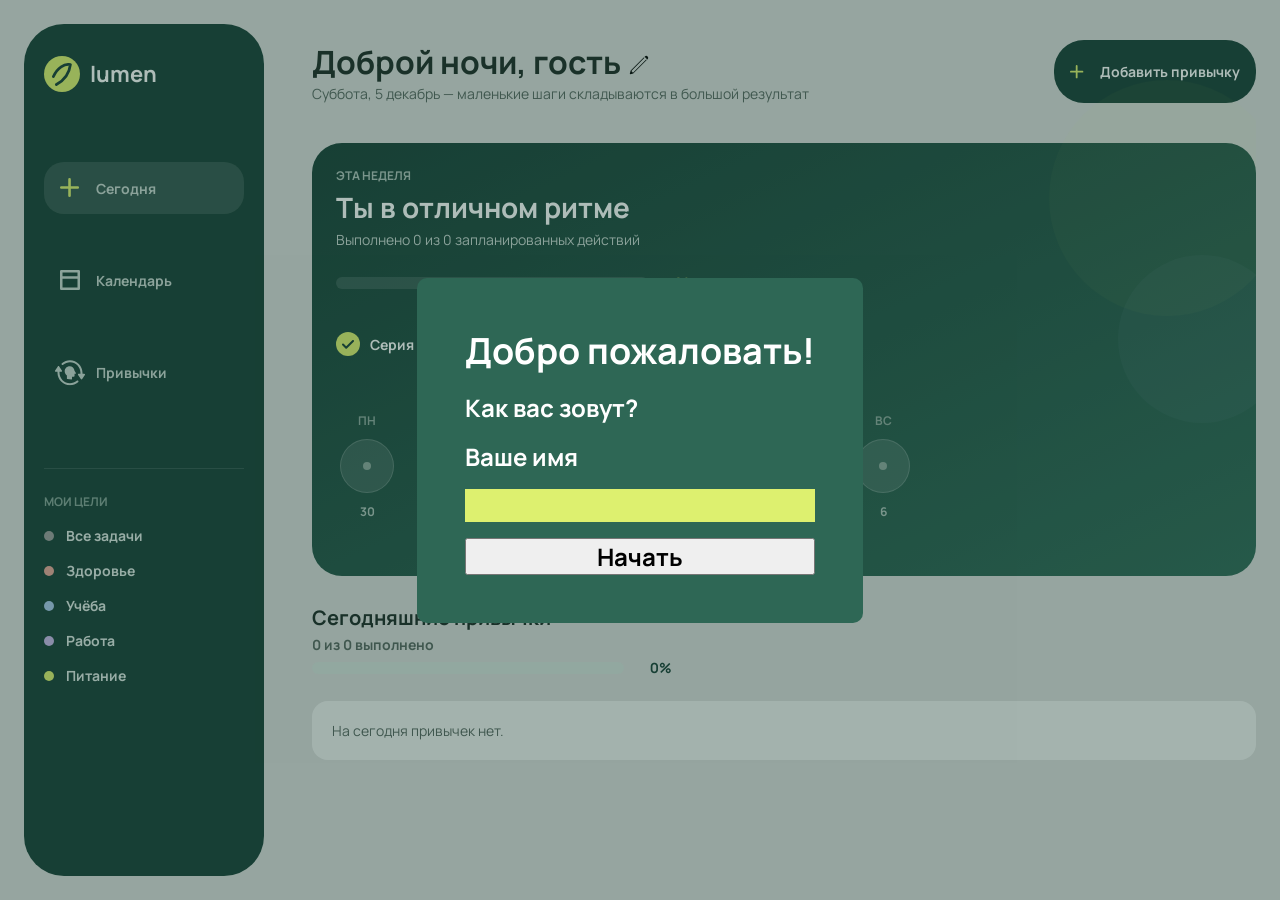
<file: index.html>
<!DOCTYPE html>
<html lang="ru">
<head>
    <meta charset="UTF-8">
    <meta name="viewport" content="width=device-width, initial-scale=1.0">
    <title>Трекер привычек Lumen</title>
    <link rel="stylesheet" href="style.css">
    <script type="module" src="script.js" defer></script>
</head>
<body>
    <div class="page">
        <div class="main-content-separator">
            <aside class="aside">
                <div class="aside-wrapper">
                    <div class="logotype">
                        <div class="logotype-figure"><img class="logotype-list-img" src="./img/logotype.svg" alt="Логотип"></div>
                        <p class="logotype-text">lumen</p>
                    </div>
                    <nav class="sidebar-nav">
                        <ul class="sidebar-nav-list">
                            <li class="sidebar-nav-item sidebar-nav-item-active">
                                <a href="index.html" class="sidebar-nav-link sidebar-nav-link-today">Сегодня</a>
                            </li>
                            <li class="sidebar-nav-item">
                                <a href="calendar.html" class="sidebar-nav-link sidebar-nav-link-calendar">Календарь</a>
                            </li>
                            <li class="sidebar-nav-item">
                                <a href="habit.html" class="sidebar-nav-link sidebar-nav-link-statistic">Привычки</a>
                            </li>
                        </ul>
                    </nav>
                    <div class="line"></div>
                    <section class="my-goals">
                        <h2 class="my-goals-title">Мои цели</h2>
                        <ul class="my-goals-list" id="goals-list">
                            <li class="my-goals-list-item">
                                <button class="sidebar-goals-button" data-goal="all">
                                    <div class="sidebar-goals-dot dot-all"></div>
                                    <span class="sidebar-goals-title">Все задачи</span>
                                </button>
                            </li>
                            <li class="my-goals-list-item">
                                <button class="sidebar-goals-button" data-goal="health">
                                    <div class="sidebar-goals-dot dot-health"></div>
                                    <span class="sidebar-goals-title">Здоровье</span>
                                </button>
                            </li>
                            <li class="my-goals-list-item">
                                <button class="sidebar-goals-button" data-goal="study">
                                    <div class="sidebar-goals-dot dot-study"></div>
                                    <span class="sidebar-goals-title">Учёба</span>
                                </button>
                            </li>
                            <li class="my-goals-list-item">
                                <button class="sidebar-goals-button" data-goal="work">
                                    <div class="sidebar-goals-dot dot-work"></div>
                                    <span class="sidebar-goals-title">Работа</span>
                                </button>
                            </li>
                            <li class="my-goals-list-item">
                                <button class="sidebar-goals-button" data-goal="food">
                                    <div class="sidebar-goals-dot dot-food"></div>
                                    <span class="sidebar-goals-title">Питание</span>
                                </button>
                            </li>
                        </ul>
                    </section>
                </div>
            </aside>
            <main class="main">
                <section class="welcome">
                    <div class="welcome-content">
                        <div class="welcome-content-title-wrapper">
                            <h1 class="welcome-content-title"></h1>
                            <button id="edit-btn" class="edit-name-btn"><img class="edit-img" src="img/edit.svg" alt="Изменить"></button>
                        </div>
                        <p class="welcome-content-subtitle"></p>
                    </div>
                    <button type="button" class="add-habit-btn" id="open-form">Добавить привычку</button>
                </section>
                <section class="progress">
                    <div class="progress-content">
                        <p class="progress-label">Эта неделя</p>
                        <h2 class="progress-title">Ты в отличном ритме</h2>
                        <p class="progress-completed"></p>
                        <div class="progress-bar-wrapper">
                            <div class="progress-bar">
                                <div id="weekly-progress-bar" class="progress-bar-completed"></div>
                            </div>
                            <p id="weekly-progress-bar-info" class="progress-bar-info"></p>
                        </div>
                        <div class="progress-streak-wrapper">
                            <div class="progress-streak-img-wrapper"><img class="progress-streak-img" src="./img/checkmark.svg" alt=""></div>
                            <p class="progress-streak-info"></p>
                        </div>
                    </div>
                    <div class="progress-calendar-wrapper">
                        <ul class="progress-calendar-list">
                        </ul>
                    </div>
                </section>
                <div class="dashboard-grid">
                    <section class="today-habits">
                        <h3 class="today-habits-title">Сегодняшние привычки</h3>
                        <p class="today-habits-completed"></p>
                        <div class="progress-bar-wrapper today-progress-bar-wrapper">
                            <div class="progress-bar today-progress-bar">
                                <div id="today-progress-bar" class="progress-bar-completed today-progress-bar-completed"></div>
                            </div>
                            <p id="today-progress-bar-info" class="progress-bar-info today-progress-bar-info">1</p>
                        </div>
                        <ul id="today-habits-list" class="today-habits-list">
                        </ul>
                    </section>
                </div>
            </main>
        </div>
    </div>
    <div class="modal" id="habit-modal">
        <div class="form-wrapper">
            <button type="button" class="close-form-btn" id="close-form">×</button>

            <form class="habit-form" id="habit-form">
                <div id="form-message" class="form-message" role="alert" hidden></div>
                <input
                    id="habit-title"
                    type="text"
                    placeholder="Название привычки"
                    required
                >

                <select id="habit-goal">
                    <option value="health">Здоровье</option>
                    <option value="study">Учёба</option>
                    <option value="work">Работа</option>
                    <option value="food">Питание</option>
                </select>

                <fieldset class="habit-days">
                    <legend>Дни выполнения</legend>
                    <div class="checkbox-wrapper">
                        <label>
                        <input type="checkbox" name="days" value="mon">
                        Пн
                    </label>

                    <label>
                        <input type="checkbox" name="days" value="tue">
                        Вт
                    </label>

                    <label>
                        <input type="checkbox" name="days" value="wed">
                        Ср
                    </label>

                    <label>
                        <input type="checkbox" name="days" value="thu">
                        Чт
                    </label>

                    <label>
                        <input type="checkbox" name="days" value="fri">
                        Пт
                    </label>

                    <label>
                        <input type="checkbox" name="days" value="sat">
                        Сб
                    </label>

                    <label>
                        <input type="checkbox" name="days" value="sun">
                        Вс
                    </label>
                    </div>
                </fieldset>

                <label for="habit-time">Время выполнения</label>
                <input id="habit-time" type="time" required>

                <button type="submit">Добавить</button>
            </form>
        </div>
    </div>
    <div class="modal name-modal" id="name-modal">
    <div class="form-wrapper">
        <form class="habit-form" id="name-form">
        <h2>Добро пожаловать!</h2>
        <p>Как вас зовут?</p>

        <label for="user-name">Ваше имя</label>
        <input
            id="user-name"
            type="text"
            required
            minlength="2"
            autocomplete="name"
        >

        <button type="submit">Начать</button>
        </form>
    </div>
</div>
</body>
</html>
</file>
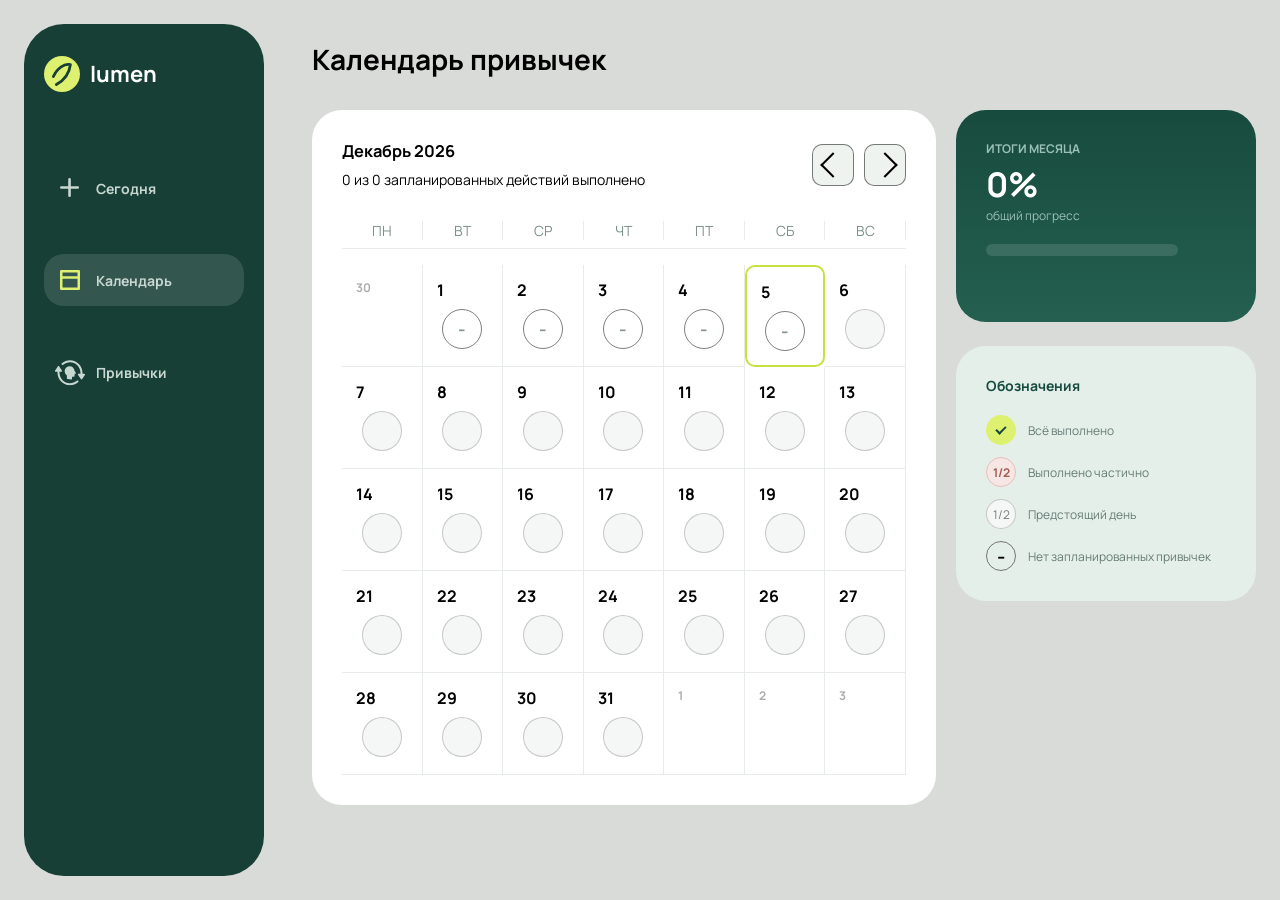
<file: calendar.html>
<!DOCTYPE html>
<html lang="ru">
<head>
    <meta charset="UTF-8">
    <meta name="viewport" content="width=device-width, initial-scale=1.0">
    <title>Трекер привычек Lumen</title>
    <link rel="stylesheet" href="style.css">
    <link rel="stylesheet" href="calendar.css">
    <script type="module" src="calendar.js" defer></script>
</head>
<body>
    <div class="page">
        <div class="main-content-separator">
            <aside class="aside">
                <div class="aside-wrapper">
                    <div class="logotype">
                        <div class="logotype-figure"><img class="logotype-list-img" src="./img/logotype.svg" alt="Логотип"></div>
                        <p class="logotype-text">lumen</p>
                    </div>
                    <nav class="sidebar-nav">
                        <ul class="sidebar-nav-list">
                            <li class="sidebar-nav-item">
                                <a href="index.html" class="sidebar-nav-link sidebar-nav-link-today">Сегодня</a>
                            </li>
                            <li class="sidebar-nav-item sidebar-nav-item-active">
                                <a href="calendar.html" class="sidebar-nav-link sidebar-nav-link-calendar">Календарь</a>
                            </li>
                            <li class="sidebar-nav-item">
                                <a href="habit.html" class="sidebar-nav-link sidebar-nav-link-statistic">Привычки</a>
                            </li>
                        </ul>
                    </nav>
                </div>
            </aside>
            <main class="main">
                <header class="calendar-header">
                    <h1 class="calendar-title">Календарь привычек</h1>
                </header>
                <div class="calendar-grid-template">
                    <article class="calendar-card">
                    <header class="calendar-card-header">
                        <div class="calendar-card-header-wrapper">
                            <h3 class="calendar-card-month">Сентябрь 2026</h3>
                            <p class="calendar-card-completed">24 из 31 запланированных действий выполнено</p>
                        </div>
                        <div class="calendar-card-btn-wrapper">
                            <button id="prev-month" class="calendar-control-btn" type="button" aria-label="Предыдущий месяц">
                                <span class="calendar-arrow calendar-arrow-left"></span>
                            </button>
                            <button id="next-month" class="calendar-control-btn" type="button" aria-label="Следующий месяц">
                                <span class="calendar-arrow calendar-arrow-right"></span>
                            </button>
                        </div>
                    </header>
                    <div class="calendar-wrapper">
                        <div class="calendar-weekdays">
                            <span>ПН</span>
                            <span>ВТ</span>
                            <span>СР</span>
                            <span>ЧТ</span>
                            <span>ПТ</span>
                            <span>СБ</span>
                            <span>ВС</span>
                        </div>

                        <ul class="calendar-grid"></ul>
                    </div>
                    </article>
                    <aside class="calendar-info">
                        <div class="month-result">
                            <h3 class="month-result-title">Итоги месяца</h3>
                            <p id="monthly-progress-bar-info" class="month-result-percent">82%</p>
                            <p class="month-result-description">общий прогресс</p>
                            <div class="progress-bar-wrapper">
                                <div class="progress-bar">
                                    <div id="monthly-progress-bar" class="progress-bar-completed"></div>
                                </div>
                            </div>
                        </div>
                        <div class="calendar-legend">
                            <h3 class="calendar-legend-title">Обозначения</h3>
                            <ul class="calendar-legend-list">
                                <li class="calendar-legend-list-item">
                                    <div class="calendar-legend-list-item-circle completed-circle">
                                        <span class="circle-checkmark"></span>
                                    </div>
                                    <p class="calendar-legend-list-item-description">Всё выполнено</p>
                                </li>
                                <li class="calendar-legend-list-item">
                                    <div class="calendar-legend-list-item-circle not-completed-circle">
                                        <span class="not-completed-circle-text">1/2</span>
                                    </div>
                                    <p class="calendar-legend-list-item-description">Выполнено частично</p>
                                </li>
                                <li class="calendar-legend-list-item">
                                    <div class="calendar-legend-list-item-circle next-circle">
                                        <span class="circle-next">1/2</span>
                                    </div>
                                    <p class="calendar-legend-list-item-description">Предстоящий день</p>
                                </li>
                                <li class="calendar-legend-list-item">
                                    <div class="calendar-legend-list-item-circle not-planned-circle">
                                        <span class="circle-not-planned">-</span>
                                    </div>
                                    <p class="calendar-legend-list-item-description">Нет запланированных привычек</p>
                                </li>
                            </ul>
                        </div>
                    </aside>
                </div>
            </main>
        </div>
    </div>
</body>
</html>
</file>
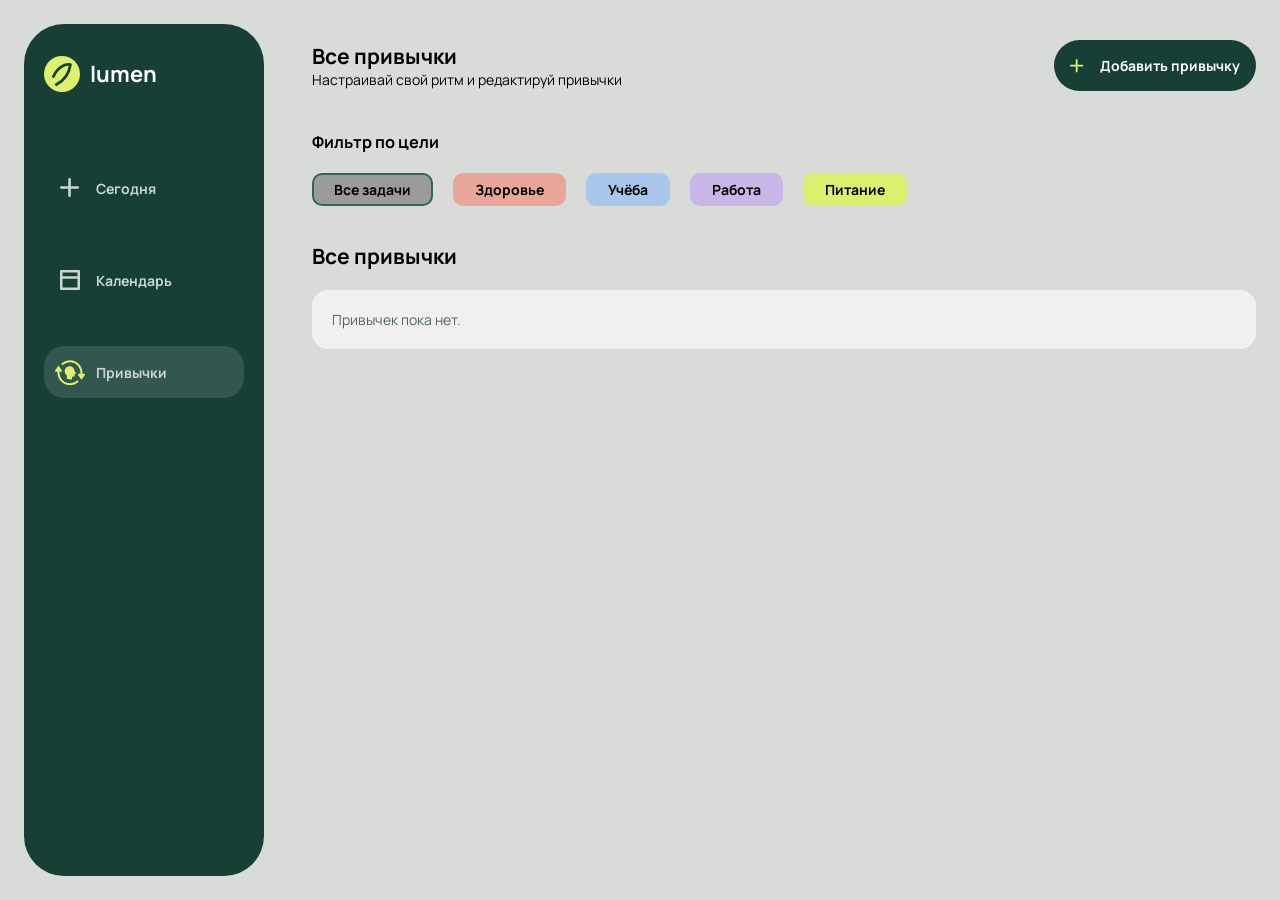
<file: habit.html>
<!DOCTYPE html>
<html lang="ru">
<head>
    <meta charset="UTF-8">
    <meta name="viewport" content="width=device-width, initial-scale=1.0">
    <title>Трекер привычек Lumen</title>
    <link rel="stylesheet" href="style.css">
    <link rel="stylesheet" href="habit.css">
    <script type="module" src="habit.js" defer></script>
</head>
<body>
    <div class="page">
        <div class="main-content-separator">
            <aside class="aside">
                <div class="aside-wrapper">
                    <div class="logotype">
                        <div class="logotype-figure"><img class="logotype-list-img" src="./img/logotype.svg" alt="Логотип"></div>
                        <p class="logotype-text">lumen</p>
                    </div>
                    <nav class="sidebar-nav">
                        <ul class="sidebar-nav-list">
                            <li class="sidebar-nav-item">
                                <a href="index.html" class="sidebar-nav-link sidebar-nav-link-today">Сегодня</a>
                            </li>
                            <li class="sidebar-nav-item">
                                <a href="calendar.html" class="sidebar-nav-link sidebar-nav-link-calendar">Календарь</a>
                            </li>
                            <li class="sidebar-nav-item sidebar-nav-item-active">
                                <a href="habit.html" class="sidebar-nav-link sidebar-nav-link-statistic">Привычки</a>
                            </li>
                        </ul>
                    </nav>
                </div>
            </aside>
            <main class="main">
                <header class="habit-header">
                    <div class="habit-header-content">
                        <h2 class="header-title">Все привычки</h2>
                        <p class="header-subtitle">Настраивай свой ритм и редактируй привычки</p>
                    </div>
                    <button type="button" class="add-habit-btn" id="open-form">Добавить привычку</button>
                </header>
                <section class="all-habits-filter">
                    <h3 class="filter-title">Фильтр по цели</h3>
                    <ul id="filter-list" class="filter-list">
                        <li class="filter-list-item">
                            <button type="button" class="filter-button all is-active" data-goal="all">
                                <span class="sidebar-goals-title">Все задачи</span>
                            </button>
                        </li>
                        <li class="filter-list-item">
                            <button type="button" class="filter-button health" data-goal="health">
                                <span class="sidebar-goals-title">Здоровье</span>
                            </button>
                        </li>
                        <li class="filter-list-item">
                            <button type="button" class="filter-button study" data-goal="study">
                                <span class="sidebar-goals-title">Учёба</span>
                            </button>
                        </li>
                        <li class="filter-list-item">
                            <button type="button" class="filter-button work" data-goal="work">
                                <span class="sidebar-goals-title">Работа</span>
                            </button>
                        </li>
                        <li class="filter-list-item">
                            <button type="button" class="filter-button food" data-goal="food">
                                <span class="sidebar-goals-title">Питание</span>
                            </button>
                        </li>
                    </ul>
                </section>
                <section class="all-habits">
                    <h2 class="all-habits-title">Все привычки</h2>
                    <ul id="habits-list" class="habits-list today-habits-list"></ul>
                </section>
            </main>
        </div>
    </div>
    <div class="modal" id="habit-modal">
        <div class="form-wrapper">
            <button type="button" class="close-form-btn" id="close-form">×</button>

            <form class="habit-form" id="habit-form">
                <div id="form-message" class="form-message" role="alert" hidden></div>
                <input
                    id="habit-title"
                    type="text"
                    placeholder="Название привычки"
                    required
                >

                <select id="habit-goal">
                    <option value="health">Здоровье</option>
                    <option value="study">Учёба</option>
                    <option value="work">Работа</option>
                    <option value="food">Питание</option>
                </select>

                <fieldset class="habit-days">
                    <legend>Дни выполнения</legend>
                    <div class="checkbox-wrapper">
                        <label>
                        <input type="checkbox" name="days" value="mon">
                        Пн
                    </label>

                    <label>
                        <input type="checkbox" name="days" value="tue">
                        Вт
                    </label>

                    <label>
                        <input type="checkbox" name="days" value="wed">
                        Ср
                    </label>

                    <label>
                        <input type="checkbox" name="days" value="thu">
                        Чт
                    </label>

                    <label>
                        <input type="checkbox" name="days" value="fri">
                        Пт
                    </label>

                    <label>
                        <input type="checkbox" name="days" value="sat">
                        Сб
                    </label>

                    <label>
                        <input type="checkbox" name="days" value="sun">
                        Вс
                    </label>
                    </div>
                </fieldset>

                <label for="habit-time">Время выполнения</label>
                <input id="habit-time" type="time" required>

                <button type="submit">Добавить</button>
            </form>
        </div>
    </div>
</body>
</html>
</file>
<file: style.css>
@import url('https://fonts.googleapis.com/css2?family=Manrope:wght@200..800&display=swap');

* {
    box-sizing: border-box;
    margin: 0;
    padding: 0;
}

body {
    font-family: "Manrope", Arial, sans-serif;
    font-size: 14px;
    min-width: 320px;
    min-height: 100vh;
    background-color: #d9dbd9;
}

button,
input,
textarea {
  font: inherit;
}

button {
  cursor: pointer;
}

button:focus-visible,
a:focus-visible,
input:focus-visible,
select:focus-visible {
    outline: 3px solid #ddf06f;
    outline-offset: 3px;
}

.main-content-separator {
    display: flex;
    gap: 48px;
    padding: 24px;
    min-height: 100vh;
    width: 100%;
}

.page {
    display: flex;
    justify-content: center;
    max-width: 1440px;
    min-height: 100vh;
    margin: 0 auto;
}

.aside {
    font-weight: bold;
    width: 240px;
    background-color: #173f35;
    border-radius: 40px;
    flex-shrink: 0;
}

.main {
    flex: 1;
    margin-top: 16px;
    min-width: 0;
    position: relative;
    overflow: hidden;
}

.main::before,
.main::after {
    content: "";
    display: block;
    position: absolute;
    border-radius: 50%;
    pointer-events: none;
    z-index: 2;
}

.main::before {
    width: 236px;
    height: 236px;
    top: 40px;
    right: -29px;
    background-color: rgba(221, 240, 111, 0.035);
}

.main::after {
    width: 168px;
    height: 168px;
    top: 215px;
    right: -30px;
    background-color: rgba(169, 199, 234, 0.05);
}

.main > * {
    position: relative;
    z-index: 1;
}

.aside-wrapper {
    padding: 32px 20px;
}

.logotype {
    display: flex;
    gap: 10px;
    justify-content: flex-start;
    align-items: center;
}

.logotype-figure {
    display: flex;
    justify-content: center;
    align-items: center;
    border-radius: 100%;
    width: 36px;
    aspect-ratio: 1;
    background-color: #ddf06f;
}

.logotype-text {
    font-size: 22px;
    color: #ffffff;
}

.sidebar-nav {
    display: flex;
    flex-direction: column;
    margin: 70px 0;
}

.sidebar-nav-list {
    display: flex;
    flex-direction: column;
    gap: 40px;
    list-style-type: none;
}

.sidebar-nav-item {
    padding: 16px;
}

.sidebar-nav-item-active {
    background-color: rgba(255, 255, 255, 0.12);
    border-radius: 20px;
}

.sidebar-nav-link {
    display: flex;
    align-items: center;
    gap: 16px;
    text-decoration: none;
    color: #c9d7d1;
}

.sidebar-nav-link::before {
    content: "";
    display: block;
    width: 20px;
    aspect-ratio: 1;
    flex-shrink: 0;

    background-color: currentColor;

    mask-position: center;
    mask-repeat: no-repeat;
    mask-size: contain;

    -webkit-mask-position: center;
    -webkit-mask-repeat: no-repeat;
    -webkit-mask-size: contain;
}

.sidebar-nav-item-active .sidebar-nav-link::before {
    background-color: #ddf06f;
}
.sidebar-nav-link-today::before {
    mask-image: url("./img/plus.svg");
    -webkit-mask-image: url("./img/plus.svg");
}

.sidebar-nav-link-calendar::before {
    mask-image: url("./img/calendar.svg");
    -webkit-mask-image: url("./img/calendar.svg");
}

.sidebar-nav-link-statistic::before {
    mask-image: url("./img/habit.svg");
    -webkit-mask-image: url("./img/habit.svg");
    transform: scale(1.5);
}

.line {
    width: 100%;
    height: 1px;
    background-color: rgba(255, 255, 255, 0.12);
    margin-bottom: 24px;
}

.my-goals-title {
    font-size: 12px;
    color: #83A095;
    text-transform: uppercase;
    margin-bottom: 16px;
}

.my-goals-list {
    display: flex;
    flex-direction: column;
    gap: 16px;
    list-style-type: none;
}

.sidebar-goals-button {
    display: flex;
    align-items: center;
    gap: 12px;
    color: #dde7e3;
    background-color: rgba(0, 0, 0, 0);
    border: none;
}

.sidebar-goals-dot {
    width: 10px;
    height: 10px;
    border-radius: 50%;
}

.dot-all, .filter-button.all {
    background-color: #9b9b9b;
}

.dot-health, .filter-button.health {
    background-color: #e8a598;
}

.dot-study, .filter-button.study {
    background-color: #a9c7ea;
}

.dot-work, .filter-button.work {
    background-color: #c8b6e8;
}

.dot-food, .filter-button.food {
    background-color: #ddef6f;
}

.welcome {
    display: flex;
    justify-content: space-between;
    margin-bottom: 40px;
}

.edit-img {
    width: 20px;
    height: 20px;
}

.edit-name-btn {
    display: flex;
    justify-content: center;
    margin-top: 6px;
    align-items: center;
    background-color: transparent;
    border: none;
}

.welcome-content-title-wrapper {
    display: flex;
    gap: 8px;
    align-items: center;
}

.welcome-content-title {
    font-size: 32px;
    color: #1b2a24;
}

.welcome-content-subtitle {
    color: #56655e;
}

.add-habit-btn {
    font-weight: bold;
    color: #ffffff;
    background-color: #173f35;
    padding: 16px;
    border-radius: 30px;
    border: none;
}

.add-habit-btn {
    display: flex;
    justify-content: center;
    align-items: center;
    gap: 16px;
}

.add-habit-btn::before {
    content: "";
    width: 14px;
    height: 14px;
    aspect-ratio: 1;
    flex-shrink: 0;
    background-repeat: no-repeat;
    background-position: center;
    background-size: contain;
    background-image: url("./img/plus.svg");
}

.progress {
    display: flex;
    padding: 24px;
    background: linear-gradient(to right bottom, #173f35, #2e6755);
    gap: 80px;
    align-items: center;
    border-radius: 30px;
    margin-bottom: 28px;
}

.progress-content {
    display: flex;
    flex-direction: column;
    gap: 4px;
    max-width: 350px;
}

.progress-label {
    font-size: 12px;
    font-weight: bold;
    text-transform: uppercase;
    color: #AFC3BB;
}

.progress-title {
    font-size: 28px;
    color: #ffffff;
}

.progress-completed {
    color: #c9d7d1;
    margin-bottom: 20px;
}

.progress-bar-wrapper {
    display: grid;
    grid-template-columns: minmax(0, 312px) 4ch;
    align-items: center;
    gap: 12px;
    margin-bottom: 36px;
}

.today-progress-bar-wrapper {
    margin-bottom: 20px;
}

.progress-bar {
    width: 100%;
    height: 12px;
    overflow: hidden;
    border-radius: 999px;
    background-color: rgba(255, 255, 255, 0.12);
}

.progress-bar-completed {
    width: 0;
    height: 12px;
    border-radius: 999px;
    background-color: #ddf06f;
}

.progress-bar-info {
    font-weight: bold;
    text-align: right;
    font-variant-numeric: tabular-nums;
    color: #ddf06f;
}
.progress-streak-wrapper {
    display: flex;
    align-items: center;
    gap: 10px;
}
.progress-streak-img-wrapper {
    display: flex;
    justify-content: center;
    align-items: center;
    width: 24px;
    height: 24px;
    border-radius: 100%;
    background-color: #ddf06f;
}

.progress-streak-info {
    font-weight: bold;
    color: #ffffff;
}

.progress-calendar-list {
    display: flex;
    list-style-type: none;
    gap: 24px;
}

.progress-calendar-list-item {
    display: flex;
    flex-direction: column;
    gap: 10px;
    align-items: center;
    padding: 32px 4px;
}

.progress-calendar-list-item-active {
    background-color: rgba(255, 255, 255, 0.1);
    border-radius: 50px;
}

.progress-calendar-list-item-day-of-week {
    font-size: 12px;
    font-weight: bold;
    color: #8ea89d;
}

.progress-calendar-list-item-day-of-week-active {
    color: #ffffff;
}

.progress-calendar-img {
    width: 21px;
    height: 15px;
}

.progress-calendar-img-wrapper {
    display: flex;
    justify-content: center;
    align-items: center;
    width: 54px;
    height: 54px;
    background-color: #ddf06f;
    border-radius: 100%;
}

.progress-calendar-img-wrapper-failure {
    background-color: rgba(255, 255, 255, 0.12);
    border: 1px solid rgba(255, 255, 255, 0.18);
}

.progress-calendar-img-wrapper-active {
    background-color: #ffffff;
}

.progress-calendar-next {
    width: 8px;
    height: 8px;
    background-color: #8ea89d;
    border-radius: 100%;
}

.progress-calendar-completed {
    font-size: 18px;
    font-weight: bold;
    color: #173f35;
}

.progress-calendar-list-item-date {
    font-size: 12px;
    font-weight: bold;
    color: #ffffff;
}

.progress-calendar-list-item-date-previous {
    color: #AFC3BB;
}

.dashboard-grid {
    display: grid;
    gap: 32px;
    align-items: start;
}

.today-habits,
.dynamics {
    min-width: 0;
}

.today-habits {
    display: flex;
    flex-direction: column;
    gap: 4px;
}

.today-habits-title {
    font-size: 20px;
    color: #1b2a24;
}

.today-habits-completed {
    font-weight: bold;
    color: #56655e;
}

.today-progress-bar {
    background-color: #d5e0da;
}

.today-progress-bar-completed {
    height: 10px;
    background-color: #ddf06f;
}

.today-progress-bar-info {
    color: #173f35;
}

.today-habits-list {
    display: flex;
    flex-direction: column;
    gap: 16px;
}

.today-habits-list-item {
    display: flex;
    justify-content: space-between;
    align-items: center;
    padding: 16px;
    border-radius:20px;
    background-color: #ffffff;
}

.today-habits-list-item-wrapper {
    display: flex;
    flex-direction: column;
    gap: 4px;
}

.today-habits-list-item-title {
    font-size: 16px;
    font-weight: bold;
}

.today-habits-list-item-time {
    font-size: 12px;
    font-weight: bold;
    color: #7a8982;
}

.today-habits-list-item-goal {
    display: flex;
    justify-content: center;
    align-items: center;
    min-width: max-content;
    width: 80%;
    border-radius: 10px;
    padding: 4px;
    font-size: 10px;
    font-weight: bold;
    text-transform: uppercase;
    color: #000000;
}

.goal-health { background-color: #e8a598; }
.goal-study { background-color: #a9c7ea; }
.goal-work { background-color: #c8b6e8; }
.goal-food { background-color: #ddef6f; }

.empty-state {
    list-style: none;
    padding: 20px;
    border-radius: 16px;
    color: #56655e;
    background-color: rgba(255, 255, 255, 0.6);
}

.completed-btn {
    display: flex;
    align-items: center;
    justify-content: center;
    background-color: #ffffff;
    border: 2px solid #cbd6d0;
    border-radius: 50%;
    width: 44px;
    height: 44px;
}

.completed-btn-active {
    background-color: #ddf06f;
    border: none;
}

.completed-btn-img {
    width: 21px;
    height: 15px;
}

.dynamics {
    display: flex;
    flex-direction: column;
    gap: 24px;
}

.dynamics-title {
    font-size: 20px;
    margin-bottom: 4px;
}

.dynamics-last-day {
    color: #56655e;
}

.dynamics-graph-wrapper {
    display: flex;
    flex-direction: column;
    gap: 8px;
    padding: 24px 32px;
    background-color: #ffffff;
    border-radius: 20px;
}

.dynamics-graph-title {
    font-size: 14px;
    color: #34443d;
}

.dynamics-graph-average-result {
    color: #87938d;
}

.dynamics-graph-list {
    display: flex;
    justify-content: space-between;
    list-style-type: none;
    color: #7a8982;
    font-weight: bold;
}

.dynamics-graph-list-item {
    display: flex;
    flex-direction: column;
    align-items: center;
}

.dynamics-graph-list-bar {
    display: flex;
    flex-direction: column-reverse;
    align-items: flex-end;
    width: 20px;
    height: 144px;
    background-color: #173f35;
    border-radius: 10px;
    margin-bottom: 12px;
}

.dynamics-graph-list-bar-progress {
    flex-shrink: 0;
    width: 100%;
    height: 80%;
    background-color: #ddf06f;
    border-radius: 8px;
    overflow: hidden;
}

.observation {
    background: linear-gradient(to right bottom, #ddece4, #edf5ef);
    border-radius: 20px;
    padding: 20px;
}

.observation-subtitle-wrapper {
    display: flex;
    gap: 10px;
    align-items: center;
}

.observation-img {
    fill: #ddf06f;
}

.observation-img-wrapper::before {
    content: "";
    display: block;
    width: 17px;
    height: 21px;

    background-color: #ddf06f;

    mask: url("img/logotype.svg") center / contain no-repeat;
    -webkit-mask: url("img/logotype.svg") center / contain no-repeat;
}

.observation-img-wrapper {
    display: flex;
    justify-content: center;
    align-items: center;
    border-radius: 50%;
    width: 40px;
    height: 40px;
    background-color: #173f35;
}

.modal {
    position: fixed;
    inset: 0;
    z-index: 1000;
    
    display: flex;
    justify-content: center;
    align-items: center;

    background-color: rgba(23, 63, 53, 0.35);

    opacity: 0;
    visibility: hidden;
    pointer-events: none;
    transition:
        opacity 0.5s ease,
        visibility 0.5s ease;
}

.form-wrapper {
    position: relative;
    display: flex;
    flex-direction: column;
    background-color: #2e6755;
    border-radius: 10px;
}

.modal.is-open {
    opacity: 1;
    visibility: visible;
    pointer-events: auto;
}

.habit-form {
    display: flex;
    flex-direction: column;
    gap: 16px;
    transform: translateY(20px) scale(0.96);
    transition: transform 0.5s ease;
    padding: 48px;
    color: #ffffff;
    font-size: 24px;
    font-weight: bold;
}

.habit-form input {
    background-color: #ddf06f;
    border: none;
}

.habit-form select {
    background-color: #ddf06f;
    border: none;
}

.habit-form fieldset {
    display: flex;
    justify-content: center;
    align-items: center;
    border: none;
}

.habit-form fieldset legend {
    display: flex;
    justify-content: center;
    gap: 5px;
    width: 100%;
}

.habit-form fieldset .checkbox-wrapper {
    display: flex;
    gap: 10px;
}

.close-form-btn {
    display: flex;
    justify-content: center;
    align-items: center;
    position: absolute;
    right: 10px;
    top: 10px;
    width: 20px;
    height: 20px;
    z-index: 1000;
}

.modal.is-open .habit-form {
    transform: translateY(0) scale(1);
}

@media (max-width: 1400px) {
    .progress {
        flex-direction: column;
        align-items: flex-start;
        gap: 24px;
    }

    .progress-content {
        max-width: none;
    }

    .progress-calendar-wrapper {
        width: 100%;
    }

    .progress-calendar-list {
        gap: 24px;
    }
}

@media (max-width: 960px) {
    .main-content-separator {
        gap: 24px;
        padding: 16px;
    }

    .aside {
        width: 200px;
    }

    .progress-calendar-list {
        gap: 8px;
    }

    .progress-calendar-list-item {
        padding: 16px 2px;
    }
}

@media (max-width: 860px) {
    .main-content-separator {
        flex-direction: column;
    }

    .aside {
        width: 100%;
        border-radius: 24px;
    }

    .aside-wrapper {
        padding: 20px;
    }

    .sidebar-nav {
        margin: 28px 0;
    }

    .sidebar-nav-list {
        gap: 8px;
    }

    .my-goals {
        display: none;
    }

    .welcome,
    .habit-header {
        align-items: flex-start;
        flex-direction: column;
        gap: 16px;
    }

    .progress {
        padding: 20px;
    }

    .progress-bar-wrapper {
        grid-template-columns: minmax(0, 65vw) 4ch;
    }

    .progress-bar {
        width: 100%;
    }

    .progress-calendar-list {
        width: 100%;
        justify-content: space-between;
    }

    .progress-calendar-img-wrapper {
        width: 40px;
        height: 40px;
    }

    .habit-form {
        width: min(92vw, 460px);
        padding: 36px 20px;
        font-size: 16px;
    }

    .habit-form fieldset .checkbox-wrapper {
        flex-wrap: wrap;
    }
}

@media (max-width: 430px) {
    .progress-calendar-img-wrapper {
        width: 30px;
        height: 30px;
    }
}

.form-message {
  padding: 10px 12px;
  border: 1px solid #e8bdb8;
  border-radius: 10px;
  color: #8b2720;
  background-color: #fbe4e1;
  font-size: 14px;
  font-weight: bold;
}

.name-modal {
  z-index: 2000;
}
</file>
<file: calendar.css>
.main::before,
.main::after {
    display: none;
}

.calendar-header {
    margin-bottom: 32px;
}

.calendar-card {
    display: flex;
    flex-direction: column;
    gap: 32px;
    padding: 30px;
    border-radius: 30px;
    background-color: #ffffff;
}

.calendar-card-header {
    display: flex;
    justify-content: space-between;
    align-items: center;
}

.calendar-card-header-wrapper {
    display: flex;
    flex-direction: column;
    gap: 8px;
}

.calendar-card-btn-wrapper {
    display: flex;
    gap: 10px;
}

.calendar-control-btn {
    display: grid;
    place-items: center;
    width: 42px;
    aspect-ratio: 1;
    border-radius: 10px;
    border: 1px solid rgba(0, 0, 0, 0.5);
    background-color: #eef3f0;
}

.calendar-arrow {
    width: 18px;
    height: 18px;
    border-bottom: 2px solid black;
    border-left: 2px solid black;
}

.calendar-arrow-left {
    transform: rotate(45deg);
}

.calendar-arrow-right {
    transform: rotate(225deg);
}

.calendar-wrapper {
    display: flex;
    flex-direction: column;
    gap: 16px;
}

.calendar-weekdays {
    display: grid;
    grid-template-columns: repeat(7, 1fr);
    text-align: center;
    color: #7c918b;
    border-bottom: 1px solid #e7ece9;
    padding-bottom: 8px;
}

.calendar-grid {
    display: grid;
    grid-template-columns: repeat(7, 1fr);
    list-style-type: none;
}

.calendar-weekdays span {
    border-right: 1px solid #e7ece9;
}

.calendar-day {
    display: flex;
    flex-direction: column;
    gap: 8px;

    font-size: 16px;
    font-weight: bold;

    min-height: 102px;
    padding: 14px;

    border-right: 1px solid #e7ece9;
    border-bottom: 1px solid #e7ece9;
}

.calendar-day-current {
    border: 2px solid #c9e13f;
    border-radius: 10px;
}

.calendar-day.calendar-day-outside-month {
    font-size: 12px;
    color: rgba(94, 92, 92, 0.5);
}

.calendar-grid-template {
    display: grid;
    grid-template-columns: 1fr 300px;
    gap: 20px;
}

.month-result {
    padding: 30px;
    background: linear-gradient(#174b3e, #245f50);
    border-radius: 30px;
    margin-bottom: 24px;
}

.month-result-title {
    font-size: 12px;
    color: #9bc0b6;
    text-transform: uppercase;
    margin-bottom: 4px;
}

.month-result-percent {
    font-weight: bold;
    font-size: 34px;
    color: #ffffff;
}

.month-result-description {
    font-size: 12px;
    color: #9bc0b6;
    margin-bottom: 20px;
}

.calendar-legend {
    padding: 30px;
    background-color: #e5efea;
    border-radius: 30px;
}

.calendar-legend-title {
    font-size: 14px;
    color: #174b3e;
    margin-bottom: 20px;
}

.calendar-legend-list {
    list-style-type: none;
    display: flex;
    flex-direction: column;
    gap: 12px;
}

.calendar-legend-list-item {
    display: flex;
    align-items: center;
    gap: 12px;
}

.calendar-legend-list-item-circle,
.circle {
    display: grid;
    place-items: center;
    width: 30px;
    height: 30px;
    border-radius: 100%;
}

.calendar-legend-list-item-description {
    font-size: 12px;
    color: #657b75;
}

.completed-circle {
    background-color: #ddf06f;
}

.circle-checkmark {
    display: block;
    width: 10px;
    height: 6px;
    border-left: 2px solid #17483c;
    border-bottom: 2px solid #17483c;
    transform: rotate(315deg);
    margin-top: -3px;
}

.not-completed-circle {
    background-color: #f6e7e4;
    border: 1px solid #e8bdb8;
}

.not-completed-circle-text {
    font-size: 12px;
    font-weight: bold;
    color: #a45d55;
}

.next-circle {
    background-color: #f4f7f5;
    border: 1px solid rgba(94, 92, 92, 0.3);
}

.circle-next {
    font-size: 12px;
    opacity: 0.5;
}

.not-planned-circle {
    border: 1px solid rgba(0, 0, 0, 0.5);
}

.circle-not-planned {
    font-size: 20px;
    font-weight: bold;
}

.circle-wrapper {
    display: flex;
    justify-content: center;
    align-items: center;
}

.circle-wrapper .circle {
    width: 40px;
    height: 40px;
}

.completed-circle .circle-description {
    display: block;
    width: 10px;
    height: 6px;
    border-left: 2px solid #17483c;
    border-bottom: 2px solid #17483c;
    transform: rotate(315deg);
    margin-top: -3px;
}

.not-completed-circle .circle-description {
    font-size: 12px;
    font-weight: bold;
    color: #a45d55;
}

.next-circle .circle-description {
    font-size: 12px;
    opacity: 0.5;
}

.not-planned-circle .circle-description {
    font-size: 18px;
    color: #83958f;
}

@media (max-width: 1200px) {
    .calendar-grid-template {
        grid-template-columns: 1fr;
    }
}

@media (max-width: 800px) {
    .calendar-card {
        padding: 16px;
        border-radius: 20px;
    }

    .calendar-card-header {
        align-items: flex-start;
        gap: 16px;
        flex-direction: column;
    }

    .calendar-day {
        min-height: 72px;
        padding: 4px;
        font-size: 13px;
    }

    .calendar-wrapper {
        overflow-x: auto;
    }

    .month-result {
        padding: 15px;
        
    }
}

@media (max-width: 420px) {
    .calendar-grid-template {
        grid-template-columns: 1fr;
    }

    .circle-wrapper .circle {
        width: 30px;
        height: 30px;
    }
}
</file>
<file: habit.css>
.main::before,
.main::after {
    display: none;
}

.habit-header {
    display: flex;
    justify-content: space-between;
    align-items: center;
    margin-bottom: 40px;
}

.all-habits-filter {
    margin-bottom: 36px;
}

.filter-title {
    margin-bottom: 20px;
}

.filter-list {
    display: flex;
    list-style-type: none;
    gap: 20px;
}

.filter-button {
    font-weight: bold;
    padding: 5px 20px;
    border-radius: 10px;
    border: 2px solid transparent;
}

.all-habits-title {
    margin-bottom: 20px;
}

.habit-btn {
    font-weight: bold;
    border: none;
    padding: 8px;
}

.all-habits-button-wrapper {
    display: flex;
    flex-direction: column;
    align-items: flex-start;
    gap: 8px;
}

.habit-delete-btn {
    color: red;
}

.is-active {
    border: 2px solid #2e6755;
}

@media (max-width: 680px) {
    .filter-list {
        flex-wrap: wrap;
        gap: 10px;
    }

    .all-habits-button-wrapper {
        align-items: stretch;
    }
}
</file>
